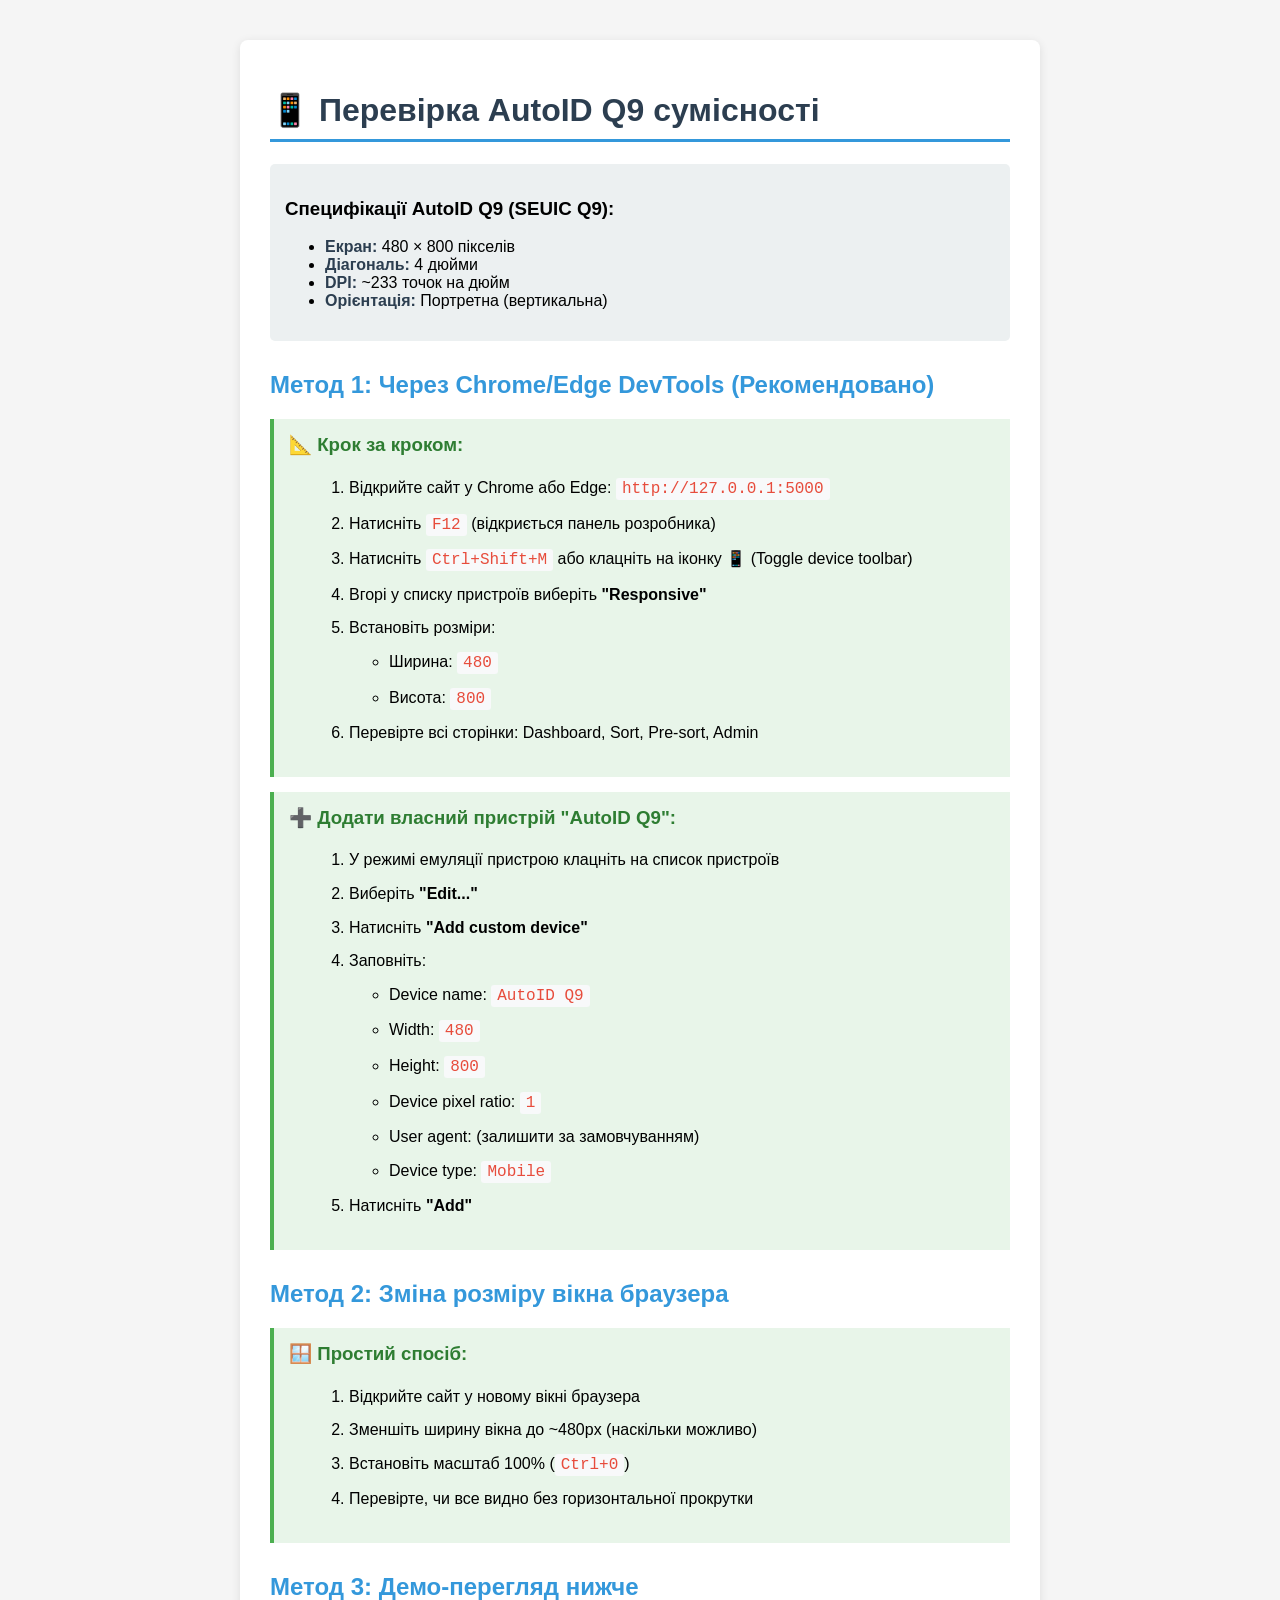
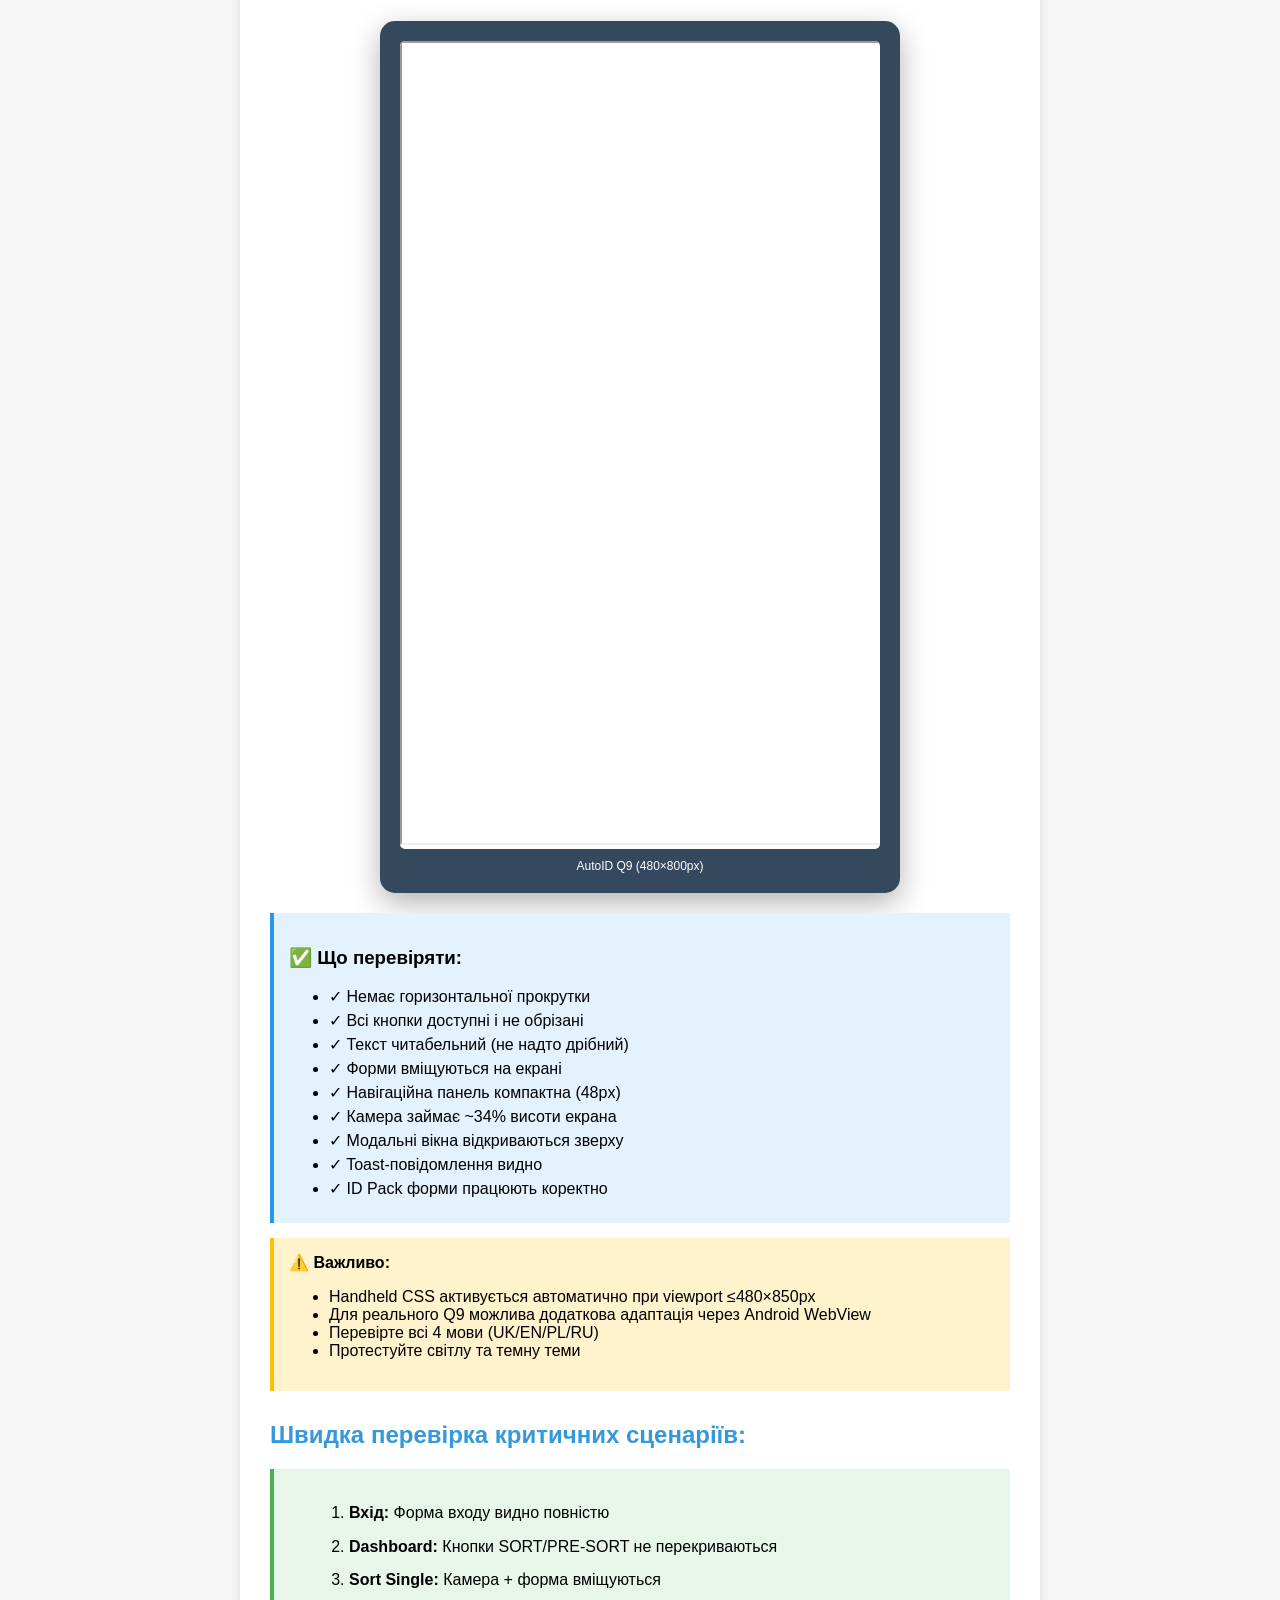
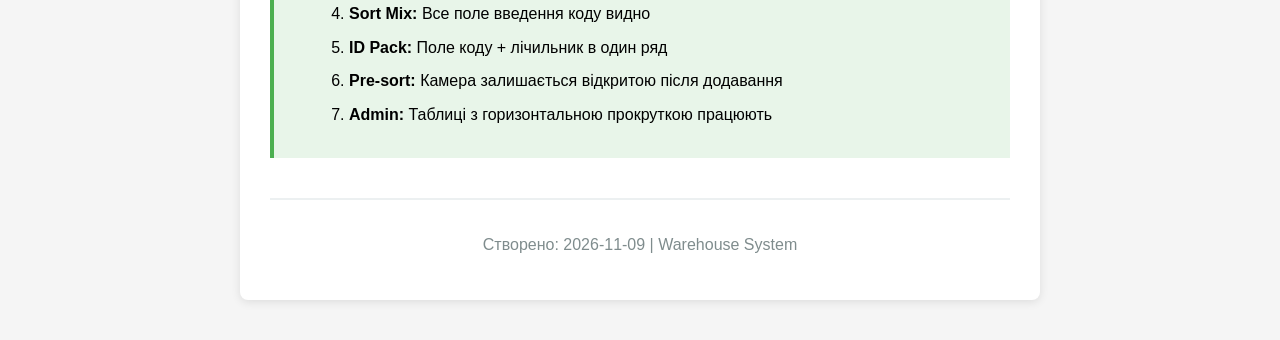
<file: check_q9_manually.html>
<!DOCTYPE html>
<html lang="uk">
<head>
    <meta charset="UTF-8">
    <meta name="viewport" content="width=device-width, initial-scale=1.0">
    <title>Перевірка AutoID Q9</title>
    <style>
        body {
            font-family: Arial, sans-serif;
            max-width: 800px;
            margin: 20px auto;
            padding: 20px;
            background: #f5f5f5;
        }
        .container {
            background: white;
            border-radius: 8px;
            padding: 30px;
            box-shadow: 0 2px 10px rgba(0,0,0,0.1);
        }
        h1 {
            color: #2c3e50;
            border-bottom: 3px solid #3498db;
            padding-bottom: 10px;
        }
        h2 {
            color: #3498db;
            margin-top: 30px;
        }
        .spec {
            background: #ecf0f1;
            padding: 15px;
            border-radius: 5px;
            margin: 15px 0;
        }
        .spec strong {
            color: #2c3e50;
        }
        .method {
            background: #e8f5e9;
            border-left: 4px solid #4caf50;
            padding: 15px;
            margin: 15px 0;
        }
        .method h3 {
            margin-top: 0;
            color: #2e7d32;
        }
        .steps {
            margin-left: 20px;
        }
        .steps li {
            margin: 8px 0;
            line-height: 1.6;
        }
        code {
            background: #f8f9fa;
            padding: 2px 6px;
            border-radius: 3px;
            font-family: 'Courier New', monospace;
            color: #e74c3c;
        }
        .warning {
            background: #fff3cd;
            border-left: 4px solid #ffc107;
            padding: 15px;
            margin: 15px 0;
        }
        .checklist {
            background: #e3f2fd;
            border-left: 4px solid #2196f3;
            padding: 15px;
            margin: 15px 0;
        }
        .checklist ul {
            margin: 10px 0;
        }
        .checklist li {
            margin: 5px 0;
        }
        .iframe-demo {
            border: 2px solid #3498db;
            margin: 20px 0;
            border-radius: 5px;
            overflow: hidden;
        }
        .iframe-demo iframe {
            border: none;
            display: block;
        }
        .device-frame {
            width: 480px;
            margin: 20px auto;
            padding: 20px;
            background: #34495e;
            border-radius: 15px;
            box-shadow: 0 10px 30px rgba(0,0,0,0.3);
        }
        .device-screen {
            background: white;
            border-radius: 5px;
            overflow: hidden;
        }
        .label {
            text-align: center;
            color: white;
            font-size: 12px;
            margin-top: 10px;
        }
    </style>
</head>
<body>
    <div class="container">
        <h1>📱 Перевірка AutoID Q9 сумісності</h1>

        <div class="spec">
            <h3>Специфікації AutoID Q9 (SEUIC Q9):</h3>
            <ul>
                <li><strong>Екран:</strong> 480 × 800 пікселів</li>
                <li><strong>Діагональ:</strong> 4 дюйми</li>
                <li><strong>DPI:</strong> ~233 точок на дюйм</li>
                <li><strong>Орієнтація:</strong> Портретна (вертикальна)</li>
            </ul>
        </div>

        <h2>Метод 1: Через Chrome/Edge DevTools (Рекомендовано)</h2>
        <div class="method">
            <h3>📐 Крок за кроком:</h3>
            <ol class="steps">
                <li>Відкрийте сайт у Chrome або Edge: <code>http://127.0.0.1:5000</code></li>
                <li>Натисніть <code>F12</code> (відкриється панель розробника)</li>
                <li>Натисніть <code>Ctrl+Shift+M</code> або клацніть на іконку 📱 (Toggle device toolbar)</li>
                <li>Вгорі у списку пристроїв виберіть <strong>"Responsive"</strong></li>
                <li>Встановіть розміри:
                    <ul>
                        <li>Ширина: <code>480</code></li>
                        <li>Висота: <code>800</code></li>
                    </ul>
                </li>
                <li>Перевірте всі сторінки: Dashboard, Sort, Pre-sort, Admin</li>
            </ol>
        </div>

        <div class="method">
            <h3>➕ Додати власний пристрій "AutoID Q9":</h3>
            <ol class="steps">
                <li>У режимі емуляції пристрою клацніть на список пристроїв</li>
                <li>Виберіть <strong>"Edit..."</strong></li>
                <li>Натисніть <strong>"Add custom device"</strong></li>
                <li>Заповніть:
                    <ul>
                        <li>Device name: <code>AutoID Q9</code></li>
                        <li>Width: <code>480</code></li>
                        <li>Height: <code>800</code></li>
                        <li>Device pixel ratio: <code>1</code></li>
                        <li>User agent: (залишити за замовчуванням)</li>
                        <li>Device type: <code>Mobile</code></li>
                    </ul>
                </li>
                <li>Натисніть <strong>"Add"</strong></li>
            </ol>
        </div>

        <h2>Метод 2: Зміна розміру вікна браузера</h2>
        <div class="method">
            <h3>🪟 Простий спосіб:</h3>
            <ol class="steps">
                <li>Відкрийте сайт у новому вікні браузера</li>
                <li>Зменшіть ширину вікна до ~480px (наскільки можливо)</li>
                <li>Встановіть масштаб 100% (<code>Ctrl+0</code>)</li>
                <li>Перевірте, чи все видно без горизонтальної прокрутки</li>
            </ol>
        </div>

        <h2>Метод 3: Демо-перегляд нижче</h2>
        <div class="device-frame">
            <div class="device-screen">
                <iframe src="http://127.0.0.1:5000" width="480" height="800" title="AutoID Q9 Preview"></iframe>
            </div>
            <div class="label">AutoID Q9 (480×800px)</div>
        </div>

        <div class="checklist">
            <h3>✅ Що перевіряти:</h3>
            <ul>
                <li>✓ Немає горизонтальної прокрутки</li>
                <li>✓ Всі кнопки доступні і не обрізані</li>
                <li>✓ Текст читабельний (не надто дрібний)</li>
                <li>✓ Форми вміщуються на екрані</li>
                <li>✓ Навігаційна панель компактна (48px)</li>
                <li>✓ Камера займає ~34% висоти екрана</li>
                <li>✓ Модальні вікна відкриваються зверху</li>
                <li>✓ Toast-повідомлення видно</li>
                <li>✓ ID Pack форми працюють коректно</li>
            </ul>
        </div>

        <div class="warning">
            <strong>⚠️ Важливо:</strong>
            <ul>
                <li>Handheld CSS активується автоматично при viewport ≤480×850px</li>
                <li>Для реального Q9 можлива додаткова адаптація через Android WebView</li>
                <li>Перевірте всі 4 мови (UK/EN/PL/RU)</li>
                <li>Протестуйте світлу та темну теми</li>
            </ul>
        </div>

        <h2>Швидка перевірка критичних сценаріїв:</h2>
        <div class="method">
            <ol class="steps">
                <li><strong>Вхід:</strong> Форма входу видно повністю</li>
                <li><strong>Dashboard:</strong> Кнопки SORT/PRE-SORT не перекриваються</li>
                <li><strong>Sort Single:</strong> Камера + форма вміщуються</li>
                <li><strong>Sort Mix:</strong> Все поле введення коду видно</li>
                <li><strong>ID Pack:</strong> Поле коду + лічильник в один ряд</li>
                <li><strong>Pre-sort:</strong> Камера залишається відкритою після додавання</li>
                <li><strong>Admin:</strong> Таблиці з горизонтальною прокруткою працюють</li>
            </ol>
        </div>

        <div style="margin-top: 40px; padding-top: 20px; border-top: 2px solid #ecf0f1; text-align: center; color: #7f8c8d;">
            <p>Створено: 2026-11-09 | Warehouse System</p>
        </div>
    </div>
</body>
</html>
</file>
